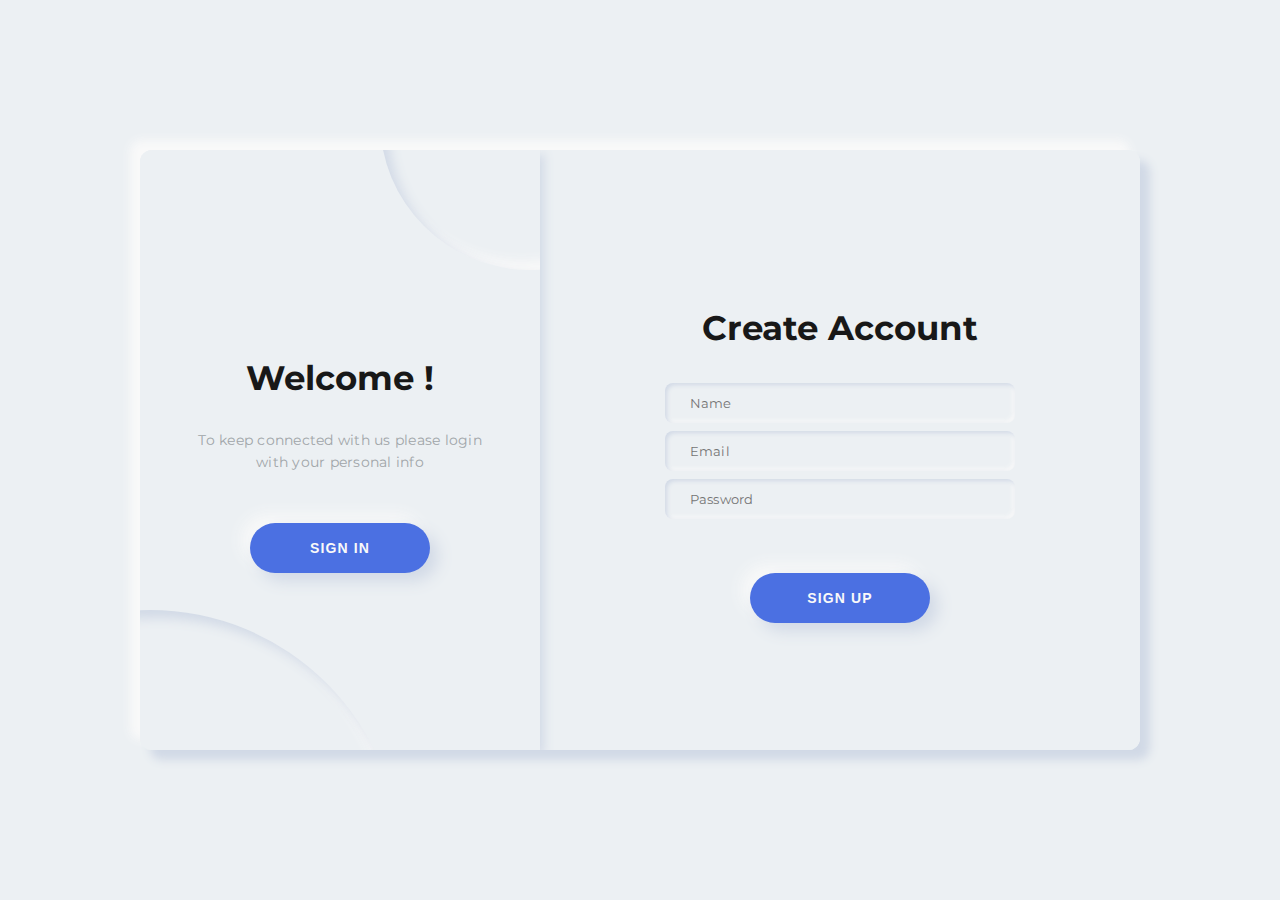
<file: login/login.html>
<!DOCTYPE html>
<html lang="es" dir="ltr">

<head>
    <meta name="viewport" content="width=device-width, user-scalable=no, initial-scale=1.0">
    <meta charset="utf-8">
    <link rel="stylesheet" type="text/css" href="login.css">
    <link href="https://fonts.googleapis.com/css2?family=Montserrat:wght@400;700;800&display=swap" rel="stylesheet">
</head>

<body>
    <div class="main">
        <div class="container a-container" id="a-container">
            <form class="form" id="a-form" method="" action="">
                <h2 class="form_title title">Create Account</h2>
                <div class="form__icons"></div>
                <input class="form__input" type="text" placeholder="Name">
                <input class="form__input" type="text" placeholder="Email">
                <input class="form__input" type="password" placeholder="Password">
                <button class="form__button button submit">SIGN UP</button>
            </form>
        </div>
        <div class="container b-container" id="b-container">
            <form class="form" id="b-form" method="" action="">
                <h2 class="form_title title">Sign in to Website</h2>
                <div class="form__icons"></div>
                <input class="form__input" type="text" placeholder="Email">
                <input class="form__input" type="password" placeholder="Password"><a class="form__link">Forgot your password?</a>
                <button class="form__button button submit">SIGN IN</button>
            </form>
        </div>
        <div class="switch" id="switch-cnt">
            <div class="switch__circle"></div>
            <div class="switch__circle switch__circle--t"></div>
            <div class="switch__container" id="switch-c1">
                <h2 class="switch__title title">Welcome !</h2>
                <p class="switch__description description">To keep connected with us please login with your personal
                    info</p>
                <button class="switch__button button switch-btn">SIGN IN</button>
            </div>
            <div class="switch__container is-hidden" id="switch-c2">
                <h2 class="switch__title title">Hello Friend !</h2>
                <p class="switch__description description">Enter your personal details and start journey with us</p>
                <button class="switch__button button switch-btn">SIGN UP</button>
            </div>
        </div>
    </div>
    <script src="login.js"></script>
</body>

</html>
</file>
<file: login/login.css>
*, *::after, *::before {
    margin: 0;
    padding: 0;
    box-sizing: border-box;
    user-select: none;
}
/* Generic */
body {
    width: 100%;
    height: 100vh;
    display: flex;
    justify-content: center;
    align-items: center;
    font-family: 'Montserrat', sans-serif;
    font-size: 12px;
    background-color: #ecf0f3;
    color: #a0a5a8;
}
/**/
.main {
    position: relative;
    width: 1000px;
    min-width: 1000px;
    min-height: 600px;
    height: 600px;
    padding: 25px;
    background-color: #ecf0f3;
    box-shadow: 10px 10px 10px #d1d9e6, -10px -10px 10px #f9f9f9;
    border-radius: 12px;
    overflow: hidden;
}
@media (max-width: 1200px) {
    .main {
        transform: scale(0.7);
   }
}
@media (max-width: 1000px) {
    .main {
        transform: scale(0.6);
   }
}
@media (max-width: 800px) {
    .main {
        transform: scale(0.5);
   }
}
@media (max-width: 600px) {
    .main {
        transform: scale(0.4);
   }
}
.container {
    display: flex;
    justify-content: center;
    align-items: center;
    position: absolute;
    top: 0;
    width: 600px;
    height: 100%;
    padding: 25px;
    background-color: #ecf0f3;
    transition: 1.25s;
}
.form {
    display: flex;
    justify-content: center;
    align-items: center;
    flex-direction: column;
    width: 100%;
    height: 100%;
}
.form__icon {
    object-fit: contain;
    width: 30px;
    margin: 0 5px;
    opacity: 0.5;
    transition: 0.15s;
}
.form__icon:hover {
    opacity: 1;
    transition: 0.15s;
    cursor: pointer;
}
.form__input {
    width: 350px;
    height: 40px;
    margin: 4px 0;
    padding-left: 25px;
    font-size: 13px;
    letter-spacing: 0.15px;
    border: none;
    outline: none;
    font-family: 'Montserrat', sans-serif;
    background-color: #ecf0f3;
    transition: 0.25s ease;
    border-radius: 8px;
    box-shadow: inset 2px 2px 4px #d1d9e6, inset -2px -2px 4px #f9f9f9;
}
.form__input:focus {
    box-shadow: inset 4px 4px 4px #d1d9e6, inset -4px -4px 4px #f9f9f9;
}
.form__span {
    margin-top: 30px;
    margin-bottom: 12px;
}
.form__link {
    color: #181818;
    font-size: 15px;
    margin-top: 25px;
    border-bottom: 1px solid #a0a5a8;
    line-height: 2;
}
.title {
    font-size: 34px;
    font-weight: 700;
    line-height: 3;
    color: #181818;
}
.description {
    font-size: 14px;
    letter-spacing: 0.25px;
    text-align: center;
    line-height: 1.6;
}
.button {
    width: 180px;
    height: 50px;
    border-radius: 25px;
    margin-top: 50px;
    font-weight: 700;
    font-size: 14px;
    letter-spacing: 1.15px;
    background-color: #4b70e2;
    color: #f9f9f9;
    box-shadow: 8px 8px 16px #d1d9e6, -8px -8px 16px #f9f9f9;
    border: none;
    outline: none;
}
/**/
.a-container {
    z-index: 100;
    left: calc(100% - 600px);
}
.b-container {
    left: calc(100% - 600px);
    z-index: 0;
}
.switch {
    display: flex;
    justify-content: center;
    align-items: center;
    position: absolute;
    top: 0;
    left: 0;
    height: 100%;
    width: 400px;
    padding: 50px;
    z-index: 200;
    transition: 1.25s;
    background-color: #ecf0f3;
    overflow: hidden;
    box-shadow: 4px 4px 10px #d1d9e6, -4px -4px 10px #f9f9f9;
}
.switch__circle {
    position: absolute;
    width: 500px;
    height: 500px;
    border-radius: 50%;
    background-color: #ecf0f3;
    box-shadow: inset 8px 8px 12px #d1d9e6, inset -8px -8px 12px #f9f9f9;
    bottom: -60%;
    left: -60%;
    transition: 1.25s;
}
.switch__circle--t {
    top: -30%;
    left: 60%;
    width: 300px;
    height: 300px;
}
.switch__container {
    display: flex;
    justify-content: center;
    align-items: center;
    flex-direction: column;
    position: absolute;
    width: 400px;
    padding: 50px 55px;
    transition: 1.25s;
}
.switch__button {
    cursor: pointer;
}
.switch__button:hover {
    box-shadow: 6px 6px 10px #d1d9e6, -6px -6px 10px #f9f9f9;
    transform: scale(0.985);
    transition: 0.25s;
}
.switch__button:active, .switch__button:focus {
    box-shadow: 2px 2px 6px #d1d9e6, -2px -2px 6px #f9f9f9;
    transform: scale(0.97);
    transition: 0.25s;
}
/**/
.is-txr {
    left: calc(100% - 400px);
    transition: 1.25s;
    transform-origin: left;
}
.is-txl {
    left: 0;
    transition: 1.25s;
    transform-origin: right;
}
.is-z200 {
    z-index: 200;
    transition: 1.25s;
}
.is-hidden {
    visibility: hidden;
    opacity: 0;
    position: absolute;
    transition: 1.25s;
}
.is-gx {
    animation: is-gx 1.25s;
}
@keyframes is-gx {
    0%, 10%, 100% {
        width: 400px;
   }
    30%, 50% {
        width: 500px;
   }
}
</file>
